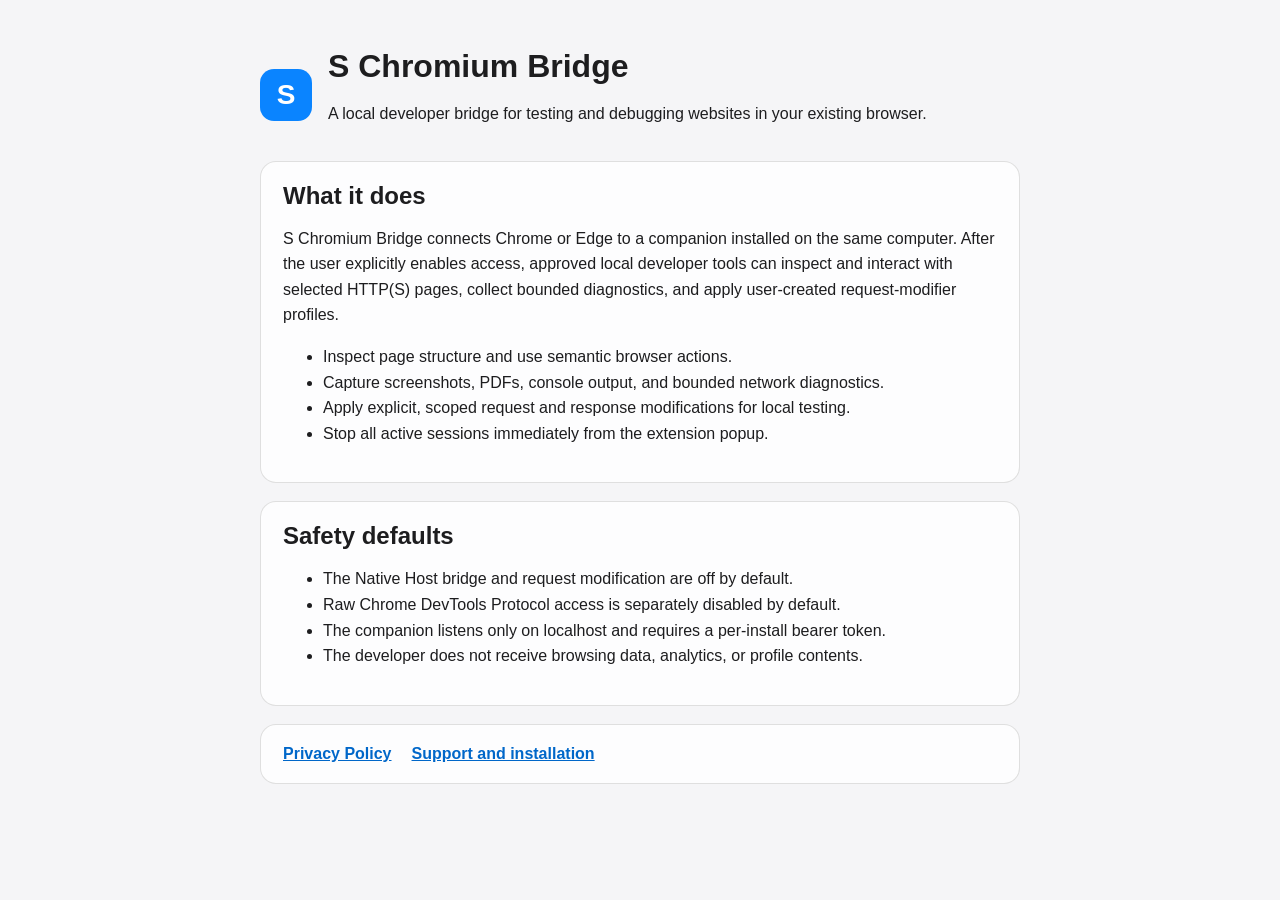
<file: index.html>
<!doctype html>
<html lang="en">
  <head>
    <meta charset="utf-8" />
    <meta name="viewport" content="width=device-width, initial-scale=1" />
    <title>S Chromium Bridge</title>
    <meta
      name="description"
      content="A local developer bridge for testing and debugging websites in your existing browser."
    />
    <link rel="stylesheet" href="styles.css" />
  </head>
  <body>
    <main>
      <header>
        <div class="mark" aria-hidden="true">S</div>
        <div>
          <h1>S Chromium Bridge</h1>
          <p>
            A local developer bridge for testing and debugging websites in your existing browser.
          </p>
        </div>
      </header>

      <section>
        <h2>What it does</h2>
        <p>
          S Chromium Bridge connects Chrome or Edge to a companion installed on the same computer.
          After the user explicitly enables access, approved local developer tools can inspect and
          interact with selected HTTP(S) pages, collect bounded diagnostics, and apply user-created
          request-modifier profiles.
        </p>
        <ul>
          <li>Inspect page structure and use semantic browser actions.</li>
          <li>Capture screenshots, PDFs, console output, and bounded network diagnostics.</li>
          <li>Apply explicit, scoped request and response modifications for local testing.</li>
          <li>Stop all active sessions immediately from the extension popup.</li>
        </ul>
      </section>

      <section>
        <h2>Safety defaults</h2>
        <ul>
          <li>The Native Host bridge and request modification are off by default.</li>
          <li>Raw Chrome DevTools Protocol access is separately disabled by default.</li>
          <li>The companion listens only on localhost and requires a per-install bearer token.</li>
          <li>The developer does not receive browsing data, analytics, or profile contents.</li>
        </ul>
      </section>

      <nav aria-label="Policies and help">
        <a href="privacy.html">Privacy Policy</a>
        <a href="support.html">Support and installation</a>
      </nav>
    </main>
  </body>
</html>
</file>
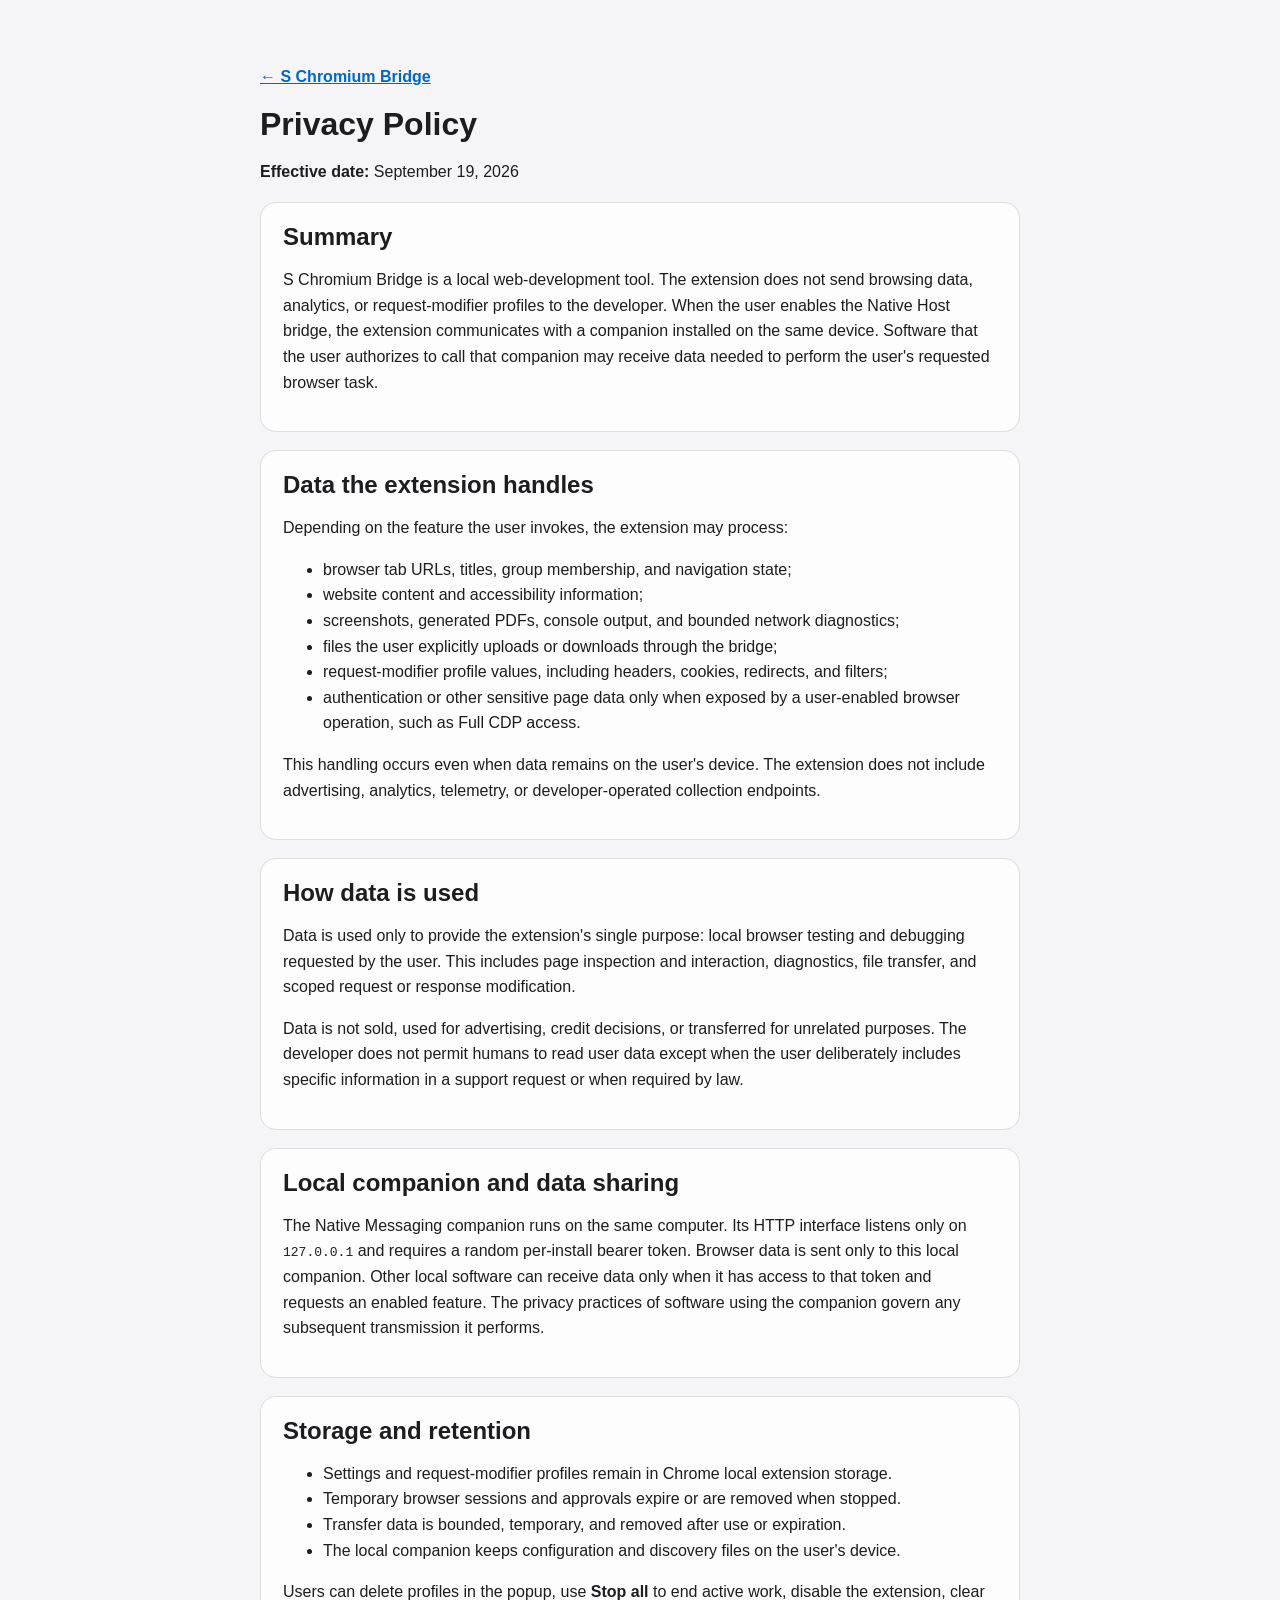
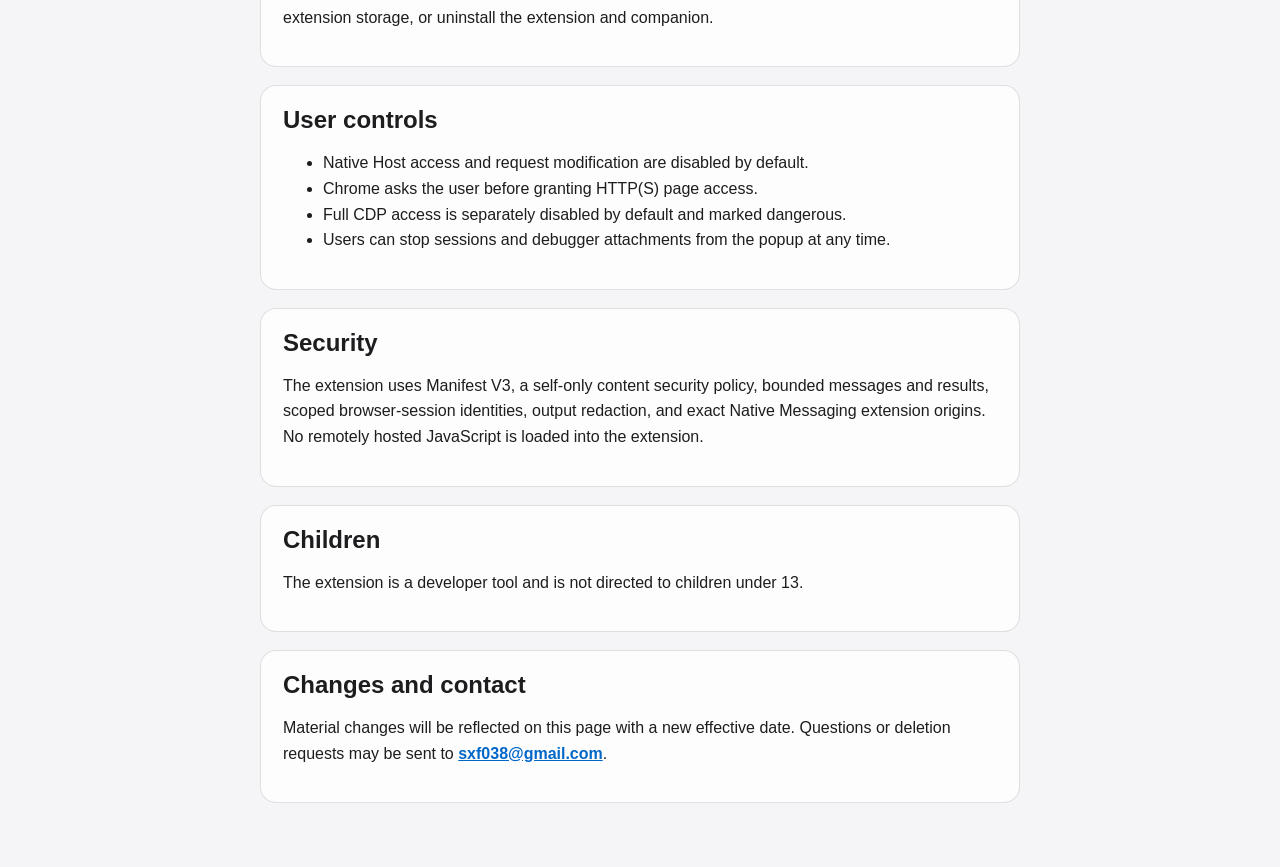
<file: privacy.html>
<!doctype html>
<html lang="en">
  <head>
    <meta charset="utf-8" />
    <meta name="viewport" content="width=device-width, initial-scale=1" />
    <title>Privacy Policy · S Chromium Bridge</title>
    <link rel="stylesheet" href="styles.css" />
  </head>
  <body>
    <main>
      <p><a href="https://suxto.github.io/s-chromium-bridge-site/">← S Chromium Bridge</a></p>
      <h1>Privacy Policy</h1>
      <p><strong>Effective date:</strong> September 19, 2026</p>

      <section>
        <h2>Summary</h2>
        <p>
          S Chromium Bridge is a local web-development tool. The extension does not send browsing
          data, analytics, or request-modifier profiles to the developer. When the user enables the
          Native Host bridge, the extension communicates with a companion installed on the same
          device. Software that the user authorizes to call that companion may receive data needed
          to perform the user's requested browser task.
        </p>
      </section>

      <section>
        <h2>Data the extension handles</h2>
        <p>Depending on the feature the user invokes, the extension may process:</p>
        <ul>
          <li>browser tab URLs, titles, group membership, and navigation state;</li>
          <li>website content and accessibility information;</li>
          <li>screenshots, generated PDFs, console output, and bounded network diagnostics;</li>
          <li>files the user explicitly uploads or downloads through the bridge;</li>
          <li>
            request-modifier profile values, including headers, cookies, redirects, and filters;
          </li>
          <li>
            authentication or other sensitive page data only when exposed by a user-enabled browser
            operation, such as Full CDP access.
          </li>
        </ul>
        <p>
          This handling occurs even when data remains on the user's device. The extension does not
          include advertising, analytics, telemetry, or developer-operated collection endpoints.
        </p>
      </section>

      <section>
        <h2>How data is used</h2>
        <p>
          Data is used only to provide the extension's single purpose: local browser testing and
          debugging requested by the user. This includes page inspection and interaction,
          diagnostics, file transfer, and scoped request or response modification.
        </p>
        <p>
          Data is not sold, used for advertising, credit decisions, or transferred for unrelated
          purposes. The developer does not permit humans to read user data except when the user
          deliberately includes specific information in a support request or when required by law.
        </p>
      </section>

      <section>
        <h2>Local companion and data sharing</h2>
        <p>
          The Native Messaging companion runs on the same computer. Its HTTP interface listens only
          on <code>127.0.0.1</code> and requires a random per-install bearer token. Browser data is
          sent only to this local companion. Other local software can receive data only when it has
          access to that token and requests an enabled feature. The privacy practices of software
          using the companion govern any subsequent transmission it performs.
        </p>
      </section>

      <section>
        <h2>Storage and retention</h2>
        <ul>
          <li>Settings and request-modifier profiles remain in Chrome local extension storage.</li>
          <li>Temporary browser sessions and approvals expire or are removed when stopped.</li>
          <li>Transfer data is bounded, temporary, and removed after use or expiration.</li>
          <li>The local companion keeps configuration and discovery files on the user's device.</li>
        </ul>
        <p>
          Users can delete profiles in the popup, use <strong>Stop all</strong> to end active work,
          disable the extension, clear extension storage, or uninstall the extension and companion.
        </p>
      </section>

      <section>
        <h2>User controls</h2>
        <ul>
          <li>Native Host access and request modification are disabled by default.</li>
          <li>Chrome asks the user before granting HTTP(S) page access.</li>
          <li>Full CDP access is separately disabled by default and marked dangerous.</li>
          <li>Users can stop sessions and debugger attachments from the popup at any time.</li>
        </ul>
      </section>

      <section>
        <h2>Security</h2>
        <p>
          The extension uses Manifest V3, a self-only content security policy, bounded messages and
          results, scoped browser-session identities, output redaction, and exact Native Messaging
          extension origins. No remotely hosted JavaScript is loaded into the extension.
        </p>
      </section>

      <section>
        <h2>Children</h2>
        <p>The extension is a developer tool and is not directed to children under 13.</p>
      </section>

      <section>
        <h2>Changes and contact</h2>
        <p>
          Material changes will be reflected on this page with a new effective date. Questions or
          deletion requests may be sent to <a href="mailto:sxf038@gmail.com">sxf038@gmail.com</a>.
        </p>
      </section>
    </main>
  </body>
</html>
</file>
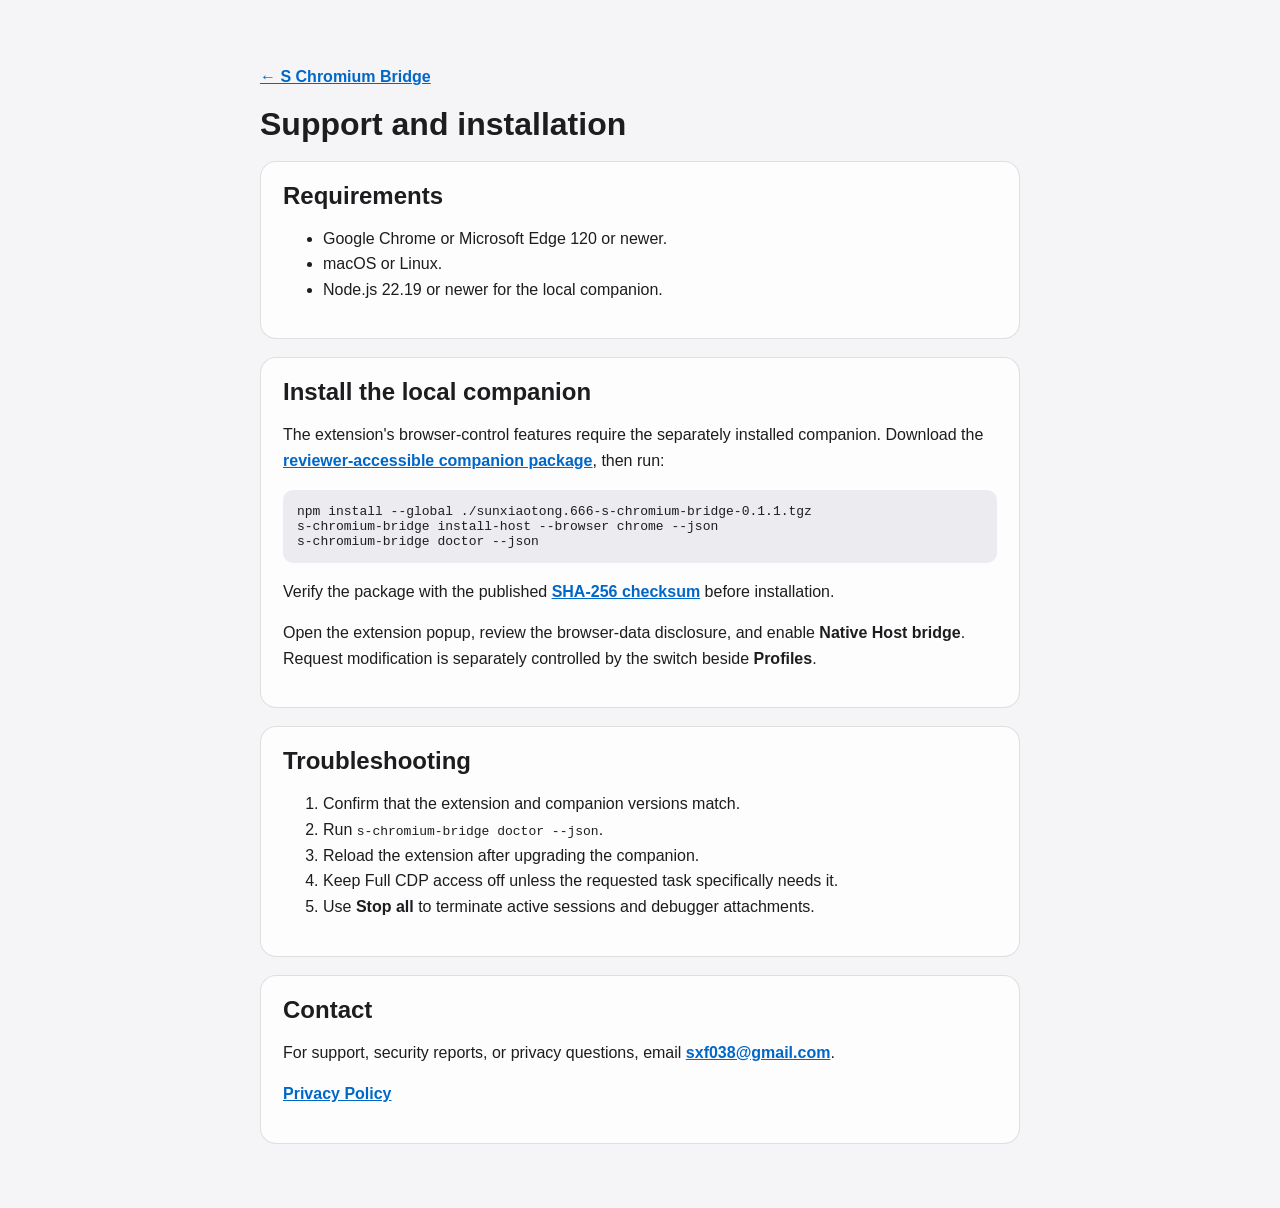
<file: support.html>
<!doctype html>
<html lang="en">
  <head>
    <meta charset="utf-8" />
    <meta name="viewport" content="width=device-width, initial-scale=1" />
    <title>Support · S Chromium Bridge</title>
    <link rel="stylesheet" href="styles.css" />
  </head>
  <body>
    <main>
      <p><a href="https://suxto.github.io/s-chromium-bridge-site/">← S Chromium Bridge</a></p>
      <h1>Support and installation</h1>

      <section>
        <h2>Requirements</h2>
        <ul>
          <li>Google Chrome or Microsoft Edge 120 or newer.</li>
          <li>macOS or Linux.</li>
          <li>Node.js 22.19 or newer for the local companion.</li>
        </ul>
      </section>

      <section>
        <h2>Install the local companion</h2>
        <p>
          The extension's browser-control features require the separately installed companion.
          Download the
          <a
            href="https://suxto.github.io/s-chromium-bridge-site/downloads/sunxiaotong.666-s-chromium-bridge-0.1.1.tgz"
            >reviewer-accessible companion package</a
          >, then run:
        </p>
        <pre><code>npm install --global ./sunxiaotong.666-s-chromium-bridge-0.1.1.tgz
s-chromium-bridge install-host --browser chrome --json
s-chromium-bridge doctor --json</code></pre>
        <p>
          Verify the package with the published
          <a href="https://suxto.github.io/s-chromium-bridge-site/downloads/SHA256SUMS"
            >SHA-256 checksum</a
          >
          before installation.
        </p>
        <p>
          Open the extension popup, review the browser-data disclosure, and enable
          <strong>Native Host bridge</strong>. Request modification is separately controlled by the
          switch beside <strong>Profiles</strong>.
        </p>
      </section>

      <section>
        <h2>Troubleshooting</h2>
        <ol>
          <li>Confirm that the extension and companion versions match.</li>
          <li>Run <code>s-chromium-bridge doctor --json</code>.</li>
          <li>Reload the extension after upgrading the companion.</li>
          <li>Keep Full CDP access off unless the requested task specifically needs it.</li>
          <li>
            Use <strong>Stop all</strong> to terminate active sessions and debugger attachments.
          </li>
        </ol>
      </section>

      <section>
        <h2>Contact</h2>
        <p>
          For support, security reports, or privacy questions, email
          <a href="mailto:sxf038@gmail.com">sxf038@gmail.com</a>.
        </p>
        <p><a href="privacy.html">Privacy Policy</a></p>
      </section>
    </main>
  </body>
</html>
</file>
<file: styles.css>
:root {
  color-scheme: light dark;
  font-family:
    Inter,
    ui-sans-serif,
    -apple-system,
    BlinkMacSystemFont,
    "Segoe UI",
    sans-serif;
  color: #1d1d1f;
  background: #f5f5f7;
}

body {
  margin: 0;
}

main {
  box-sizing: border-box;
  width: min(760px, calc(100% - 32px));
  margin: 0 auto;
  padding: 48px 0 64px;
}

header {
  display: flex;
  align-items: center;
  gap: 16px;
}

.mark {
  display: grid;
  width: 52px;
  height: 52px;
  place-items: center;
  border-radius: 14px;
  color: white;
  background: #0a84ff;
  font-size: 28px;
  font-weight: 750;
}

section,
nav {
  margin-top: 18px;
  padding: 20px 22px;
  border: 1px solid rgba(127, 127, 127, 0.24);
  border-radius: 16px;
  background: rgba(255, 255, 255, 0.82);
}

h1,
h2 {
  margin: 0 0 10px;
}

p,
li {
  line-height: 1.6;
}

nav {
  display: flex;
  gap: 20px;
}

a {
  color: #0067c9;
  font-weight: 650;
}

pre {
  overflow-x: auto;
  padding: 14px;
  border-radius: 10px;
  background: #ececf0;
}

@media (prefers-color-scheme: dark) {
  :root {
    color: #f5f5f7;
    background: #111113;
  }

  section,
  nav {
    background: rgba(38, 38, 42, 0.9);
  }

  a {
    color: #64a9ff;
  }

  pre {
    background: #202024;
  }
}
</file>
